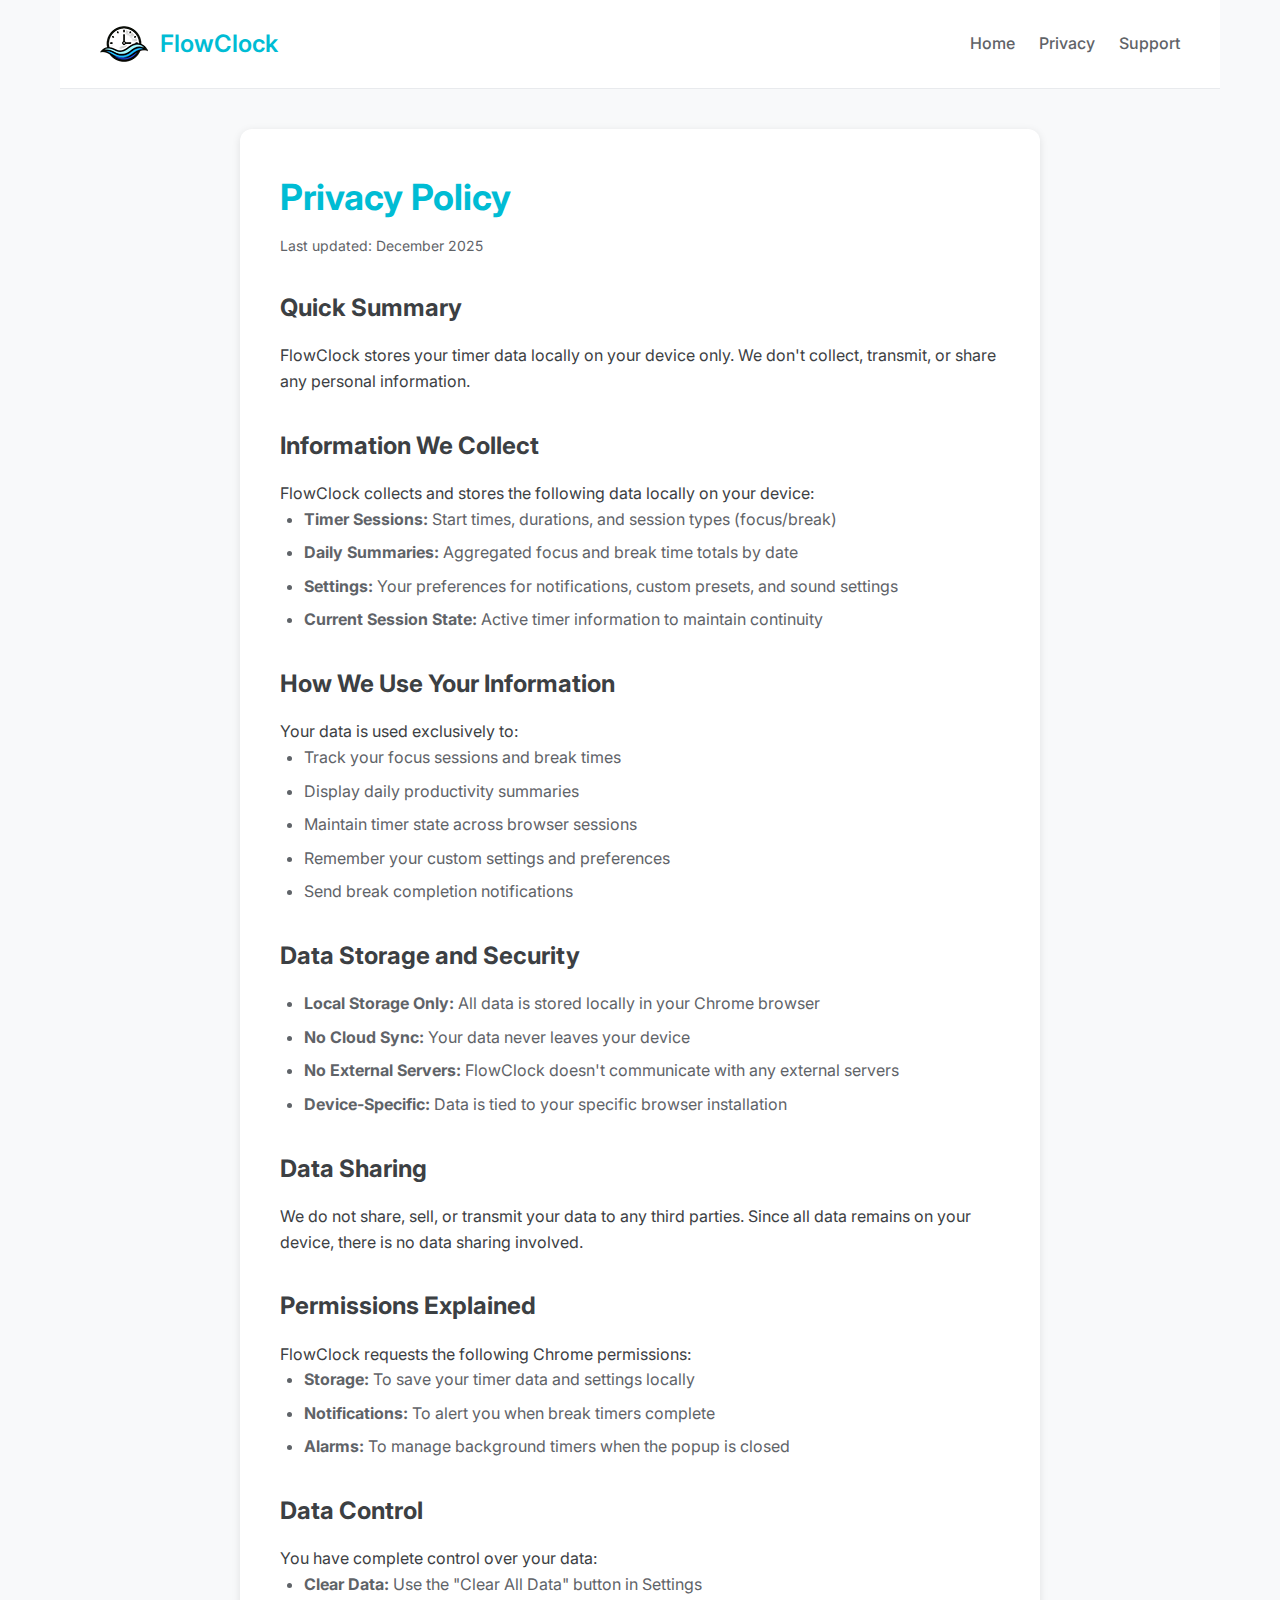
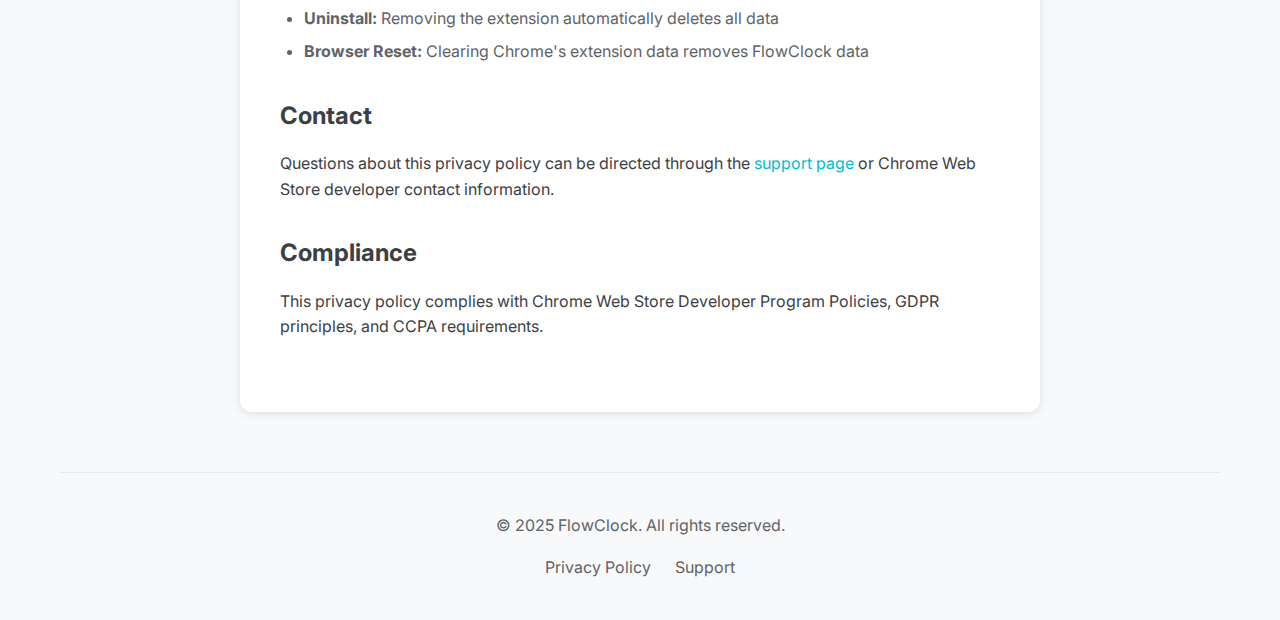
<file: privacy.html>
<!DOCTYPE html>
<html lang="en">

<head>
    <meta charset="UTF-8">
    <meta name="viewport" content="width=device-width, initial-scale=1.0">
    <title>Privacy Policy - FlowClock</title>
    <meta name="description" content="FlowClock Privacy Policy - Your data stays on your device.">
    <link rel="preconnect" href="https://fonts.googleapis.com">
    <link rel="preconnect" href="https://fonts.gstatic.com" crossorigin>
    <link href="https://fonts.googleapis.com/css2?family=Inter:wght@400;500;600;700&display=swap" rel="stylesheet">
    <link rel="icon" type="image/png" sizes="48x48" href="icon48.png">
    <link rel="stylesheet" href="style.css">
</head>

<body>
    <div class="container">
        <header>
            <div class="logo">
                <img src="icon48.png" alt="FlowClock" class="logo-icon">
                <span><a href="index.html">FlowClock</a></span>
            </div>
            <nav>
                <a href="index.html">Home</a>
                <a href="privacy.html">Privacy</a>
                <a href="support.html">Support</a>
            </nav>
        </header>

        <main class="content-page">
            <h1>Privacy Policy</h1>
            <p class="last-updated">Last updated: December 2025</p>

            <section>
                <h2>Quick Summary</h2>
                <p>FlowClock stores your timer data locally on your device only. We don't collect, transmit, or share
                    any personal information.</p>
            </section>

            <section>
                <h2>Information We Collect</h2>
                <p>FlowClock collects and stores the following data locally on your device:</p>
                <ul>
                    <li><strong>Timer Sessions:</strong> Start times, durations, and session types (focus/break)</li>
                    <li><strong>Daily Summaries:</strong> Aggregated focus and break time totals by date</li>
                    <li><strong>Settings:</strong> Your preferences for notifications, custom presets, and sound
                        settings</li>
                    <li><strong>Current Session State:</strong> Active timer information to maintain continuity</li>
                </ul>
            </section>

            <section>
                <h2>How We Use Your Information</h2>
                <p>Your data is used exclusively to:</p>
                <ul>
                    <li>Track your focus sessions and break times</li>
                    <li>Display daily productivity summaries</li>
                    <li>Maintain timer state across browser sessions</li>
                    <li>Remember your custom settings and preferences</li>
                    <li>Send break completion notifications</li>
                </ul>
            </section>

            <section>
                <h2>Data Storage and Security</h2>
                <ul>
                    <li><strong>Local Storage Only:</strong> All data is stored locally in your Chrome browser</li>
                    <li><strong>No Cloud Sync:</strong> Your data never leaves your device</li>
                    <li><strong>No External Servers:</strong> FlowClock doesn't communicate with any external servers
                    </li>
                    <li><strong>Device-Specific:</strong> Data is tied to your specific browser installation</li>
                </ul>
            </section>

            <section>
                <h2>Data Sharing</h2>
                <p>We do not share, sell, or transmit your data to any third parties. Since all data remains on your
                    device, there is no data sharing involved.</p>
            </section>

            <section>
                <h2>Permissions Explained</h2>
                <p>FlowClock requests the following Chrome permissions:</p>
                <ul>
                    <li><strong>Storage:</strong> To save your timer data and settings locally</li>
                    <li><strong>Notifications:</strong> To alert you when break timers complete</li>
                    <li><strong>Alarms:</strong> To manage background timers when the popup is closed</li>
                </ul>
            </section>

            <section>
                <h2>Data Control</h2>
                <p>You have complete control over your data:</p>
                <ul>
                    <li><strong>Clear Data:</strong> Use the "Clear All Data" button in Settings</li>
                    <li><strong>Uninstall:</strong> Removing the extension automatically deletes all data</li>
                    <li><strong>Browser Reset:</strong> Clearing Chrome's extension data removes FlowClock data</li>
                </ul>
            </section>

            <section>
                <h2>Contact</h2>
                <p>Questions about this privacy policy can be directed through the <a href="support.html">support
                        page</a> or Chrome Web Store developer contact information.</p>
            </section>

            <section>
                <h2>Compliance</h2>
                <p>This privacy policy complies with Chrome Web Store Developer Program Policies, GDPR principles, and
                    CCPA requirements.</p>
            </section>
        </main>

        <footer>
            <p>&copy; 2025 FlowClock. All rights reserved.</p>
            <div class="footer-links">
                <a href="privacy.html">Privacy Policy</a>
                <a href="support.html">Support</a>
            </div>
        </footer>
    </div>
</body>

</html>
</file>
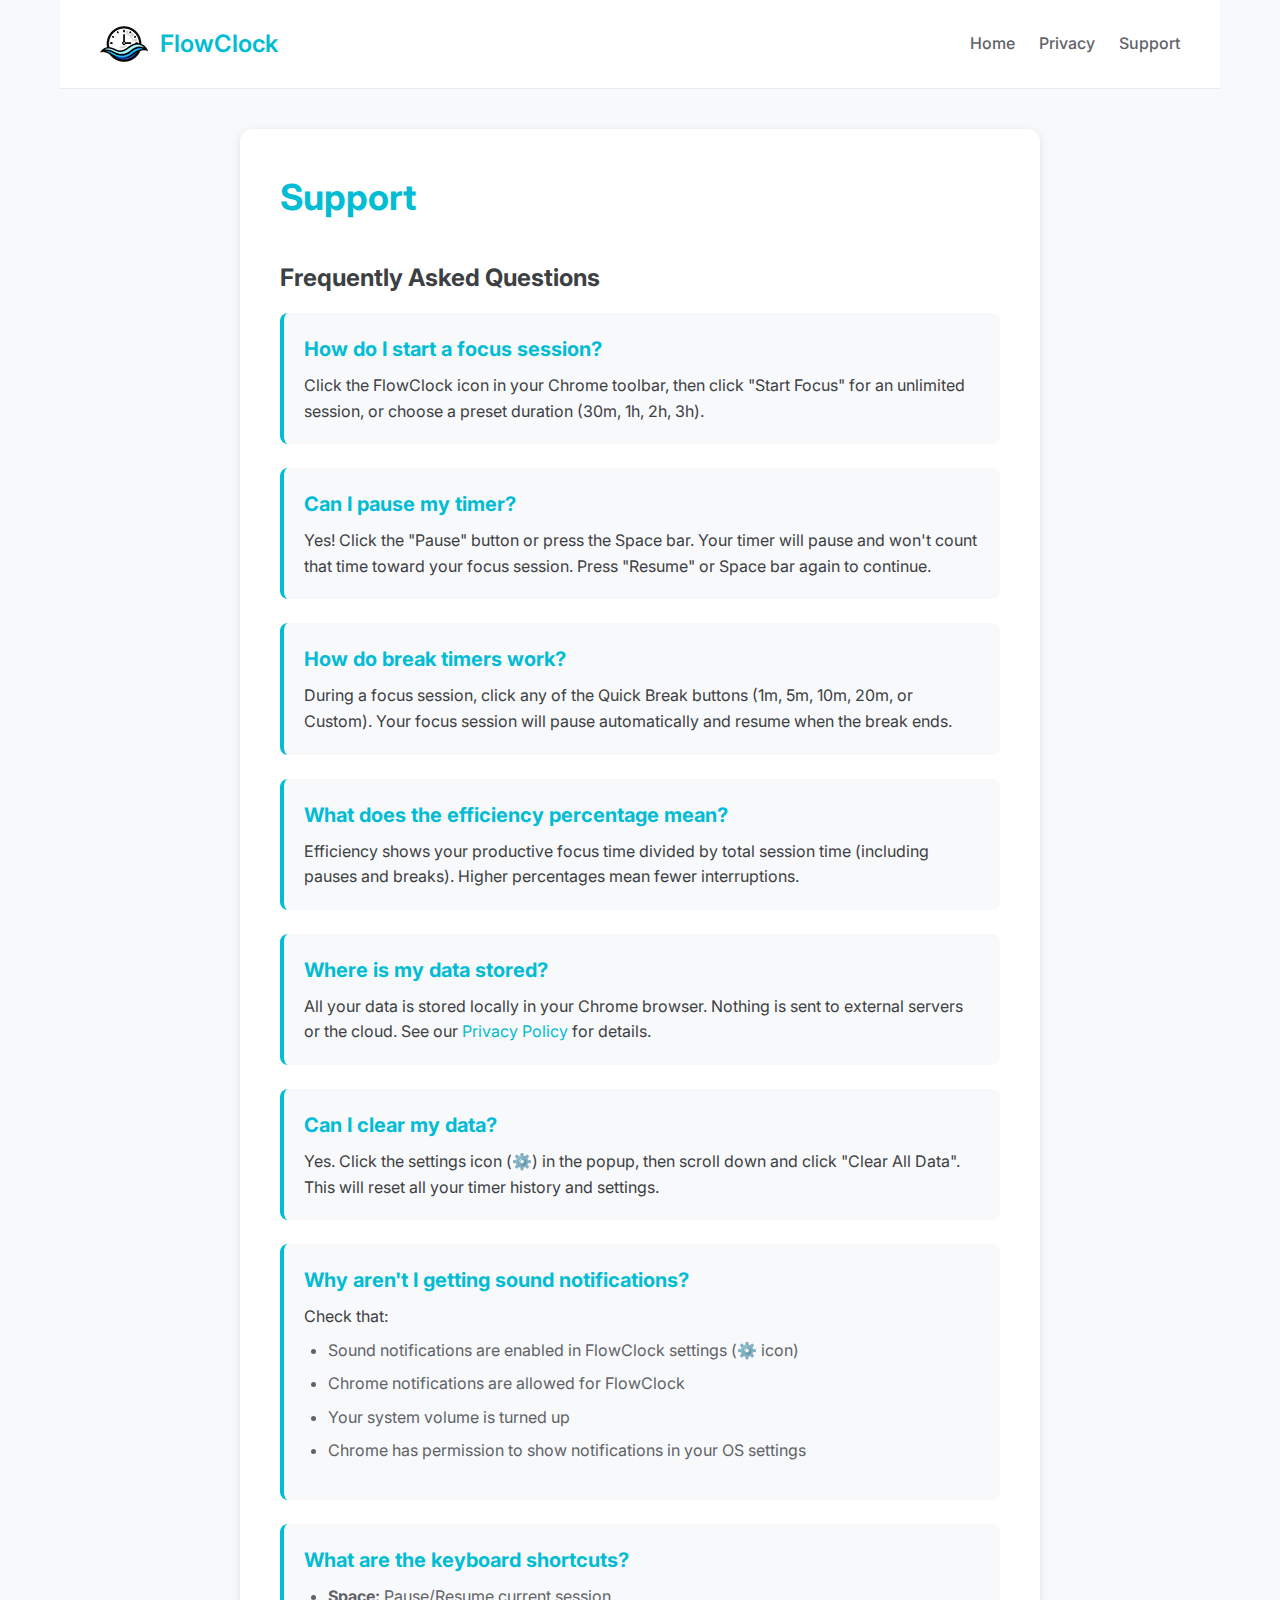
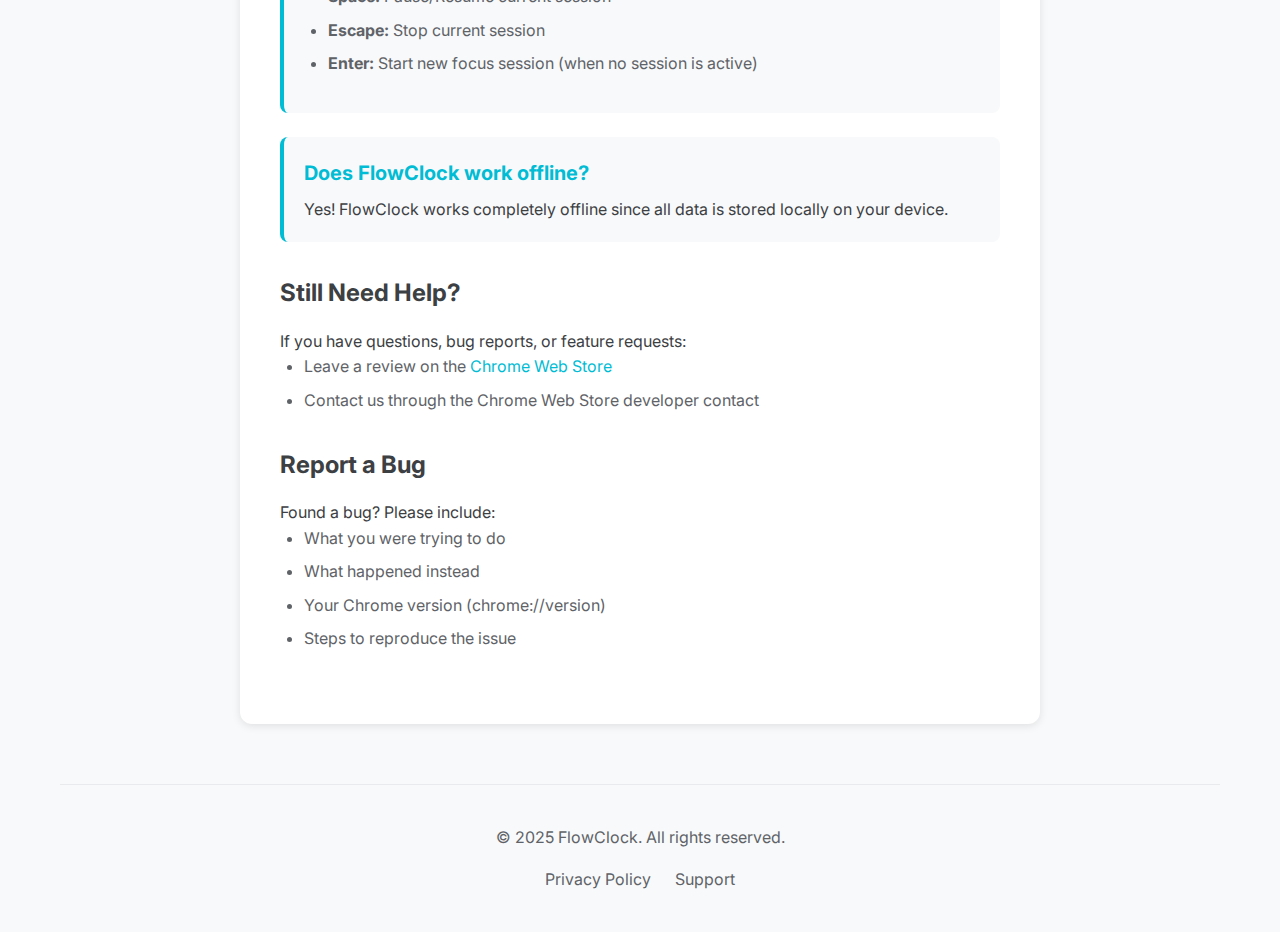
<file: support.html>
<!DOCTYPE html>
<html lang="en">

<head>
    <meta charset="UTF-8">
    <meta name="viewport" content="width=device-width, initial-scale=1.0">
    <title>Support - FlowClock</title>
    <meta name="description" content="Get help with FlowClock - Focus Timer for Deep Work">
    <link rel="preconnect" href="https://fonts.googleapis.com">
    <link rel="preconnect" href="https://fonts.gstatic.com" crossorigin>
    <link href="https://fonts.googleapis.com/css2?family=Inter:wght@400;500;600;700&display=swap" rel="stylesheet">
    <link rel="icon" type="image/png" sizes="48x48" href="icon48.png">
    <link rel="stylesheet" href="style.css">
</head>

<body>
    <div class="container">
        <header>
            <div class="logo">
                <img src="icon48.png" alt="FlowClock" class="logo-icon">
                <span><a href="index.html">FlowClock</a></span>
            </div>
            <nav>
                <a href="index.html">Home</a>
                <a href="privacy.html">Privacy</a>
                <a href="support.html">Support</a>
            </nav>
        </header>

        <main class="content-page">
            <h1>Support</h1>

            <section>
                <h2>Frequently Asked Questions</h2>

                <div class="faq">
                    <h3>How do I start a focus session?</h3>
                    <p>Click the FlowClock icon in your Chrome toolbar, then click "Start Focus" for an unlimited
                        session, or choose a preset duration (30m, 1h, 2h, 3h).</p>
                </div>

                <div class="faq">
                    <h3>Can I pause my timer?</h3>
                    <p>Yes! Click the "Pause" button or press the Space bar. Your timer will pause and won't count that
                        time toward your focus session. Press "Resume" or Space bar again to continue.</p>
                </div>

                <div class="faq">
                    <h3>How do break timers work?</h3>
                    <p>During a focus session, click any of the Quick Break buttons (1m, 5m, 10m, 20m, or Custom). Your
                        focus session will pause automatically and resume when the break ends.</p>
                </div>

                <div class="faq">
                    <h3>What does the efficiency percentage mean?</h3>
                    <p>Efficiency shows your productive focus time divided by total session time (including pauses and
                        breaks). Higher percentages mean fewer interruptions.</p>
                </div>

                <div class="faq">
                    <h3>Where is my data stored?</h3>
                    <p>All your data is stored locally in your Chrome browser. Nothing is sent to external servers or
                        the cloud. See our <a href="privacy.html">Privacy Policy</a> for details.</p>
                </div>

                <div class="faq">
                    <h3>Can I clear my data?</h3>
                    <p>Yes. Click the settings icon (⚙️) in the popup, then scroll down and click "Clear All Data". This
                        will reset all your timer history and settings.</p>
                </div>

                <div class="faq">
                    <h3>Why aren't I getting sound notifications?</h3>
                    <p>Check that:
                    <ul>
                        <li>Sound notifications are enabled in FlowClock settings (⚙️ icon)</li>
                        <li>Chrome notifications are allowed for FlowClock</li>
                        <li>Your system volume is turned up</li>
                        <li>Chrome has permission to show notifications in your OS settings</li>
                    </ul>
                    </p>
                </div>

                <div class="faq">
                    <h3>What are the keyboard shortcuts?</h3>
                    <p>
                    <ul>
                        <li><strong>Space:</strong> Pause/Resume current session</li>
                        <li><strong>Escape:</strong> Stop current session</li>
                        <li><strong>Enter:</strong> Start new focus session (when no session is active)</li>
                    </ul>
                    </p>
                </div>

                <div class="faq">
                    <h3>Does FlowClock work offline?</h3>
                    <p>Yes! FlowClock works completely offline since all data is stored locally on your device.</p>
                </div>
            </section>

            <section>
                <h2>Still Need Help?</h2>
                <p>If you have questions, bug reports, or feature requests:</p>
                <ul>
                    <li>Leave a review on the <a href="https://chrome.google.com/webstore" target="_blank">Chrome Web
                            Store</a></li>
                    <li>Contact us through the Chrome Web Store developer contact</li>
                </ul>
            </section>

            <section>
                <h2>Report a Bug</h2>
                <p>Found a bug? Please include:</p>
                <ul>
                    <li>What you were trying to do</li>
                    <li>What happened instead</li>
                    <li>Your Chrome version (chrome://version)</li>
                    <li>Steps to reproduce the issue</li>
                </ul>
            </section>
        </main>

        <footer>
            <p>&copy; 2025 FlowClock. All rights reserved.</p>
            <div class="footer-links">
                <a href="privacy.html">Privacy Policy</a>
                <a href="support.html">Support</a>
            </div>
        </footer>
    </div>
</body>

</html>
</file>
<file: style.css>
* {
    margin: 0;
    padding: 0;
    box-sizing: border-box;
}

body {
    font-family: 'Inter', -apple-system, BlinkMacSystemFont, 'Segoe UI', Roboto, 'Helvetica Neue', Arial, sans-serif;
    line-height: 1.6;
    color: #3c4043;
    background: #f8f9fa;
}

.container {
    max-width: 1200px;
    margin: 0 auto;
    padding: 0 20px;
}

/* Header */
header {
    display: flex;
    justify-content: space-between;
    align-items: center;
    padding: 20px 40px;
    border-bottom: 1px solid #e8eaed;
    background: white;
    margin-bottom: 40px;
}

.logo {
    display: flex;
    align-items: center;
    gap: 12px;
    font-size: 24px;
    font-weight: 600;
    color: #00bcd4;
}
.logo a {
    text-decoration: none;
    color: #00bcd4;
}

.logo-icon {
    width: 48px;
    height: 48px;
}

nav {
    display: flex;
    gap: 24px;
}

nav a {
    color: #5f6368;
    text-decoration: none;
    font-weight: 500;
    transition: color 0.2s;
}

nav a:hover {
    color: #00bcd4;
}

/* Hero Section */
.hero {
    text-align: center;
    padding: 60px 20px;
    background: white;
    border-radius: 12px;
    margin-bottom: 60px;
    box-shadow: 0 2px 8px rgba(0,0,0,0.1);
}

.hero h1 {
    font-size: 48px;
    color: #00bcd4;
    margin-bottom: 16px;
}

.tagline {
    font-size: 24px;
    color: #5f6368;
    margin-bottom: 16px;
}

.description {
    font-size: 18px;
    color: #5f6368;
    max-width: 700px;
    margin: 0 auto 32px;
}

.cta-button {
    display: inline-block;
    padding: 16px 32px;
    background: linear-gradient(135deg, #00bcd4 0%, #2196f3 100%);
    color: white;
    text-decoration: none;
    border-radius: 8px;
    font-size: 18px;
    font-weight: 600;
    transition: transform 0.2s, box-shadow 0.2s;
}

.cta-button:hover {
    transform: translateY(-2px);
    box-shadow: 0 4px 12px rgba(0, 188, 212, 0.4);
}

.note {
    margin-top: 16px;
    font-size: 14px;
    color: #5f6368;
}

/* Features Section */
.features {
    margin-bottom: 60px;
}

.features h2 {
    text-align: center;
    font-size: 36px;
    margin-bottom: 40px;
    color: #3c4043;
}

.feature-grid {
    display: grid;
    grid-template-columns: repeat(auto-fit, minmax(250px, 1fr));
    gap: 32px;
}

.feature {
    background: white;
    padding: 32px;
    border-radius: 12px;
    text-align: center;
    box-shadow: 0 2px 8px rgba(0,0,0,0.1);
}

.feature .icon {
    font-size: 48px;
}

.feature .icon svg {
    width: 48px;
    height: 48px;
    stroke: #00bcd4;
}

.feature h3 {
    font-size: 20px;
    margin-bottom: 12px;
    color: #00bcd4;
}

.feature p {
    color: #5f6368;
}

/* How It Works */
.how-it-works {
    background: white;
    padding: 40px;
    border-radius: 12px;
    margin-bottom: 60px;
    box-shadow: 0 2px 8px rgba(0,0,0,0.1);
}

.how-it-works h2 {
    font-size: 32px;
    margin-bottom: 24px;
    color: #3c4043;
    text-align: center;
}

.how-it-works ol {
    max-width: 600px;
    margin: 0 auto;
    padding-left: 24px;
}

.how-it-works li {
    font-size: 18px;
    margin-bottom: 12px;
    color: #5f6368;
}

/* Content Pages */
.content-page {
    background: white;
    padding: 40px;
    border-radius: 12px;
    margin-bottom: 60px;
    box-shadow: 0 2px 8px rgba(0,0,0,0.1);
    max-width: 800px;
    margin-left: auto;
    margin-right: auto;
}

.content-page h1 {
    font-size: 36px;
    color: #00bcd4;
    margin-bottom: 8px;
}

.last-updated {
    color: #5f6368;
    font-size: 14px;
    margin-bottom: 32px;
}

.content-page h2 {
    font-size: 24px;
    color: #3c4043;
    margin-top: 32px;
    margin-bottom: 16px;
}

.content-page h3 {
    font-size: 20px;
    color: #00bcd4;
    margin-top: 24px;
    margin-bottom: 12px;
}

.content-page section {
    margin-bottom: 32px;
}

.content-page ul {
    padding-left: 24px;
    margin-bottom: 16px;
}

.content-page li {
    margin-bottom: 8px;
    color: #5f6368;
}

.content-page a {
    color: #00bcd4;
    text-decoration: none;
}

.content-page a:hover {
    text-decoration: underline;
}

/* FAQ */
.faq {
    margin-bottom: 24px;
    padding: 20px;
    background: #f8f9fa;
    border-radius: 8px;
    border-left: 4px solid #00bcd4;
}

.faq h3 {
    margin-top: 0;
    margin-bottom: 8px;
}

.faq ul {
    margin-top: 8px;
}

/* Footer */
footer {
    text-align: center;
    padding: 40px 20px;
    border-top: 1px solid #e8eaed;
    color: #5f6368;
    margin-top: 60px;
}

.footer-links {
    margin-top: 16px;
    display: flex;
    justify-content: center;
    gap: 24px;
}

.footer-links a {
    color: #5f6368;
    text-decoration: none;
}

.footer-links a:hover {
    color: #00bcd4;
}

/* Responsive */
@media (max-width: 768px) {
    .hero h1 {
        font-size: 36px;
    }

    .tagline {
        font-size: 20px;
    }

    .description {
        font-size: 16px;
    }

    .feature-grid {
        grid-template-columns: 1fr;
    }

    nav {
        gap: 16px;
    }

    .content-page {
        padding: 24px;
    }
}
</file>
